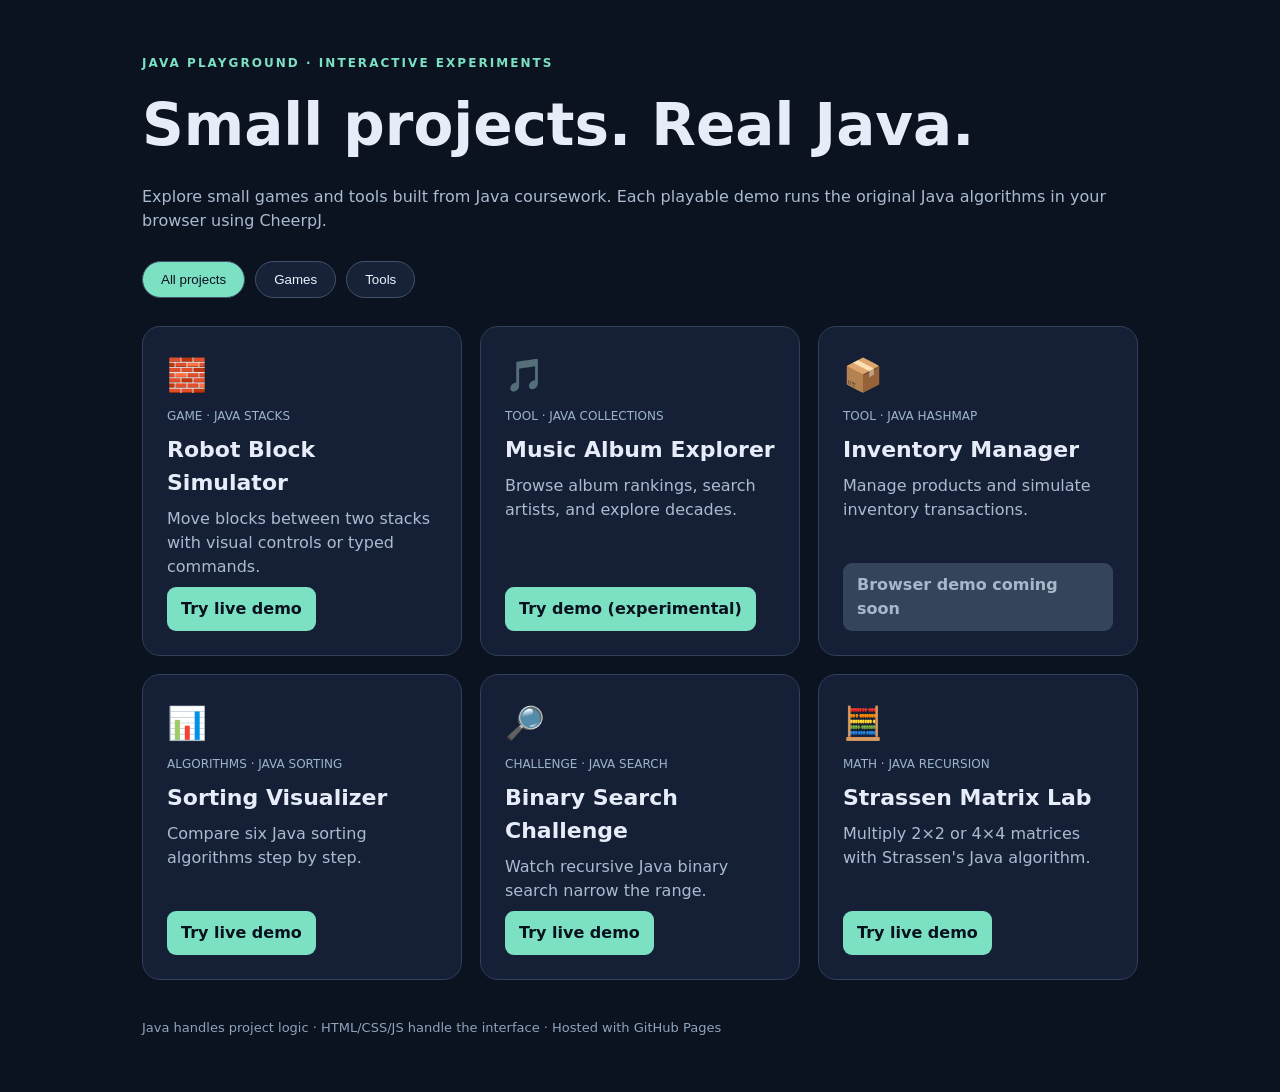
<file: docs/index.html>
<!doctype html><html lang="en"><head><meta charset="utf-8"><meta name="viewport" content="width=device-width,initial-scale=1"><title>Java Playground — Mini Projects</title><link rel="stylesheet" href="style.css"></head><body><main><div class="eyebrow">JAVA PLAYGROUND · INTERACTIVE EXPERIMENTS</div><h1>Small projects. Real Java.</h1><p>Explore small games and tools built from Java coursework. Each playable demo runs the original Java algorithms in your browser using CheerpJ.</p><div class="toolbar" role="group" aria-label="Project filter"><button class="active" data-filter="all">All projects</button><button data-filter="games">Games</button><button data-filter="tools">Tools</button></div><section class="cards" id="cards"><article class="card" data-type="games"><span class="icon">🧱</span><span class="tag">GAME · JAVA STACKS</span><h2>Robot Block Simulator</h2><p>Move blocks between two stacks with visual controls or typed commands.</p><a class="action" href="demos/robot/">Try live demo</a></article><article class="card" data-type="tools"><span class="icon">🎵</span><span class="tag">TOOL · JAVA COLLECTIONS</span><h2>Music Album Explorer</h2><p>Browse album rankings, search artists, and explore decades.</p><a class="action" href="demos/music/">Try demo (experimental)</a></article><article class="card" data-type="tools"><span class="icon">📦</span><span class="tag">TOOL · JAVA HASHMAP</span><h2>Inventory Manager</h2><p>Manage products and simulate inventory transactions.</p><span class="action disabled">Browser demo coming soon</span></article><article class="card" data-type="tools"><span class="icon">📊</span><span class="tag">ALGORITHMS · JAVA SORTING</span><h2>Sorting Visualizer</h2><p>Compare six Java sorting algorithms step by step.</p><a class="action" href="demos/sorting-visualizer/">Try live demo</a></article><article class="card" data-type="games"><span class="icon">🔎</span><span class="tag">CHALLENGE · JAVA SEARCH</span><h2>Binary Search Challenge</h2><p>Watch recursive Java binary search narrow the range.</p><a class="action" href="demos/binary-search-challenge/">Try live demo</a></article><article class="card" data-type="tools"><span class="icon">🧮</span><span class="tag">MATH · JAVA RECURSION</span><h2>Strassen Matrix Lab</h2><p>Multiply 2×2 or 4×4 matrices with Strassen's Java algorithm.</p><a class="action" href="demos/matrix-lab/">Try live demo</a></article></section><footer>Java handles project logic · HTML/CSS/JS handle the interface · Hosted with GitHub Pages</footer></main><script src="app.js"></script></body></html>
</file>
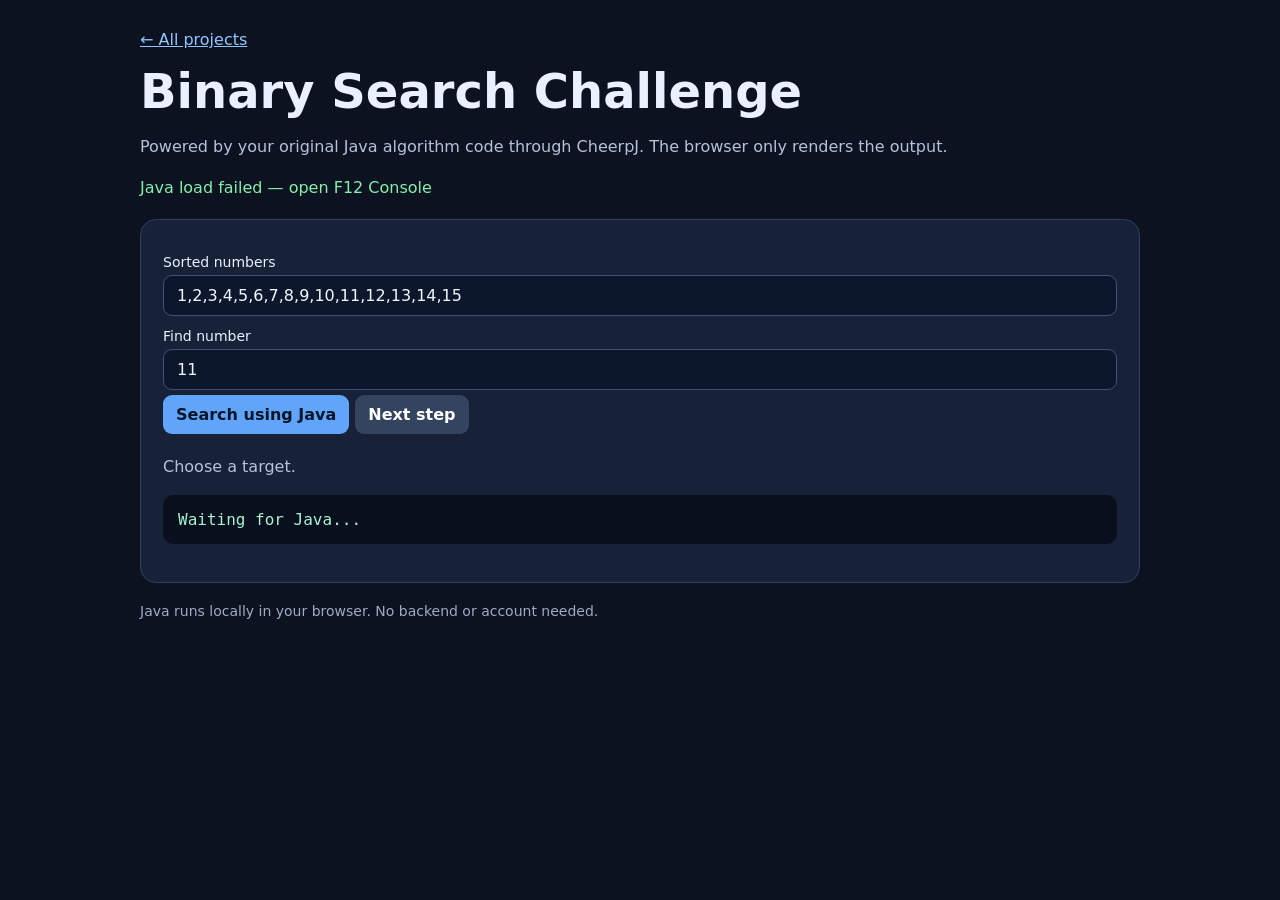
<file: docs/demos/binary-search-challenge/index.html>
<!doctype html><html lang="en"><head><meta charset="utf-8"><meta name="viewport" content="width=device-width,initial-scale=1"><title>Binary Search Challenge | Java Playground</title><link rel="stylesheet" href="style.css"><script src="https://cjrtnc.leaningtech.com/5.0/loader.js"></script></head><body><main><a href="../../index.html">← All projects</a><h1>Binary Search Challenge</h1><p>Powered by your original Java algorithm code through CheerpJ. The browser only renders the output.</p><p id="status">Loading Java runtime…</p><section class="panel"><label for="numbers">Sorted numbers</label><input id="numbers" value="1,2,3,4,5,6,7,8,9,10,11,12,13,14,15"><label for="target">Find number</label><input id="target" type="number" value="11"><button id="start">Search using Java</button><button id="next" class="secondary">Next step</button><div class="cells" id="cells"></div><p id="step">Choose a target.</p><pre id="log">Waiting for Java...</pre></section><p class="muted">Java runs locally in your browser. No backend or account needed.</p></main><script type="module" src="app.js"></script></body></html>
</file>
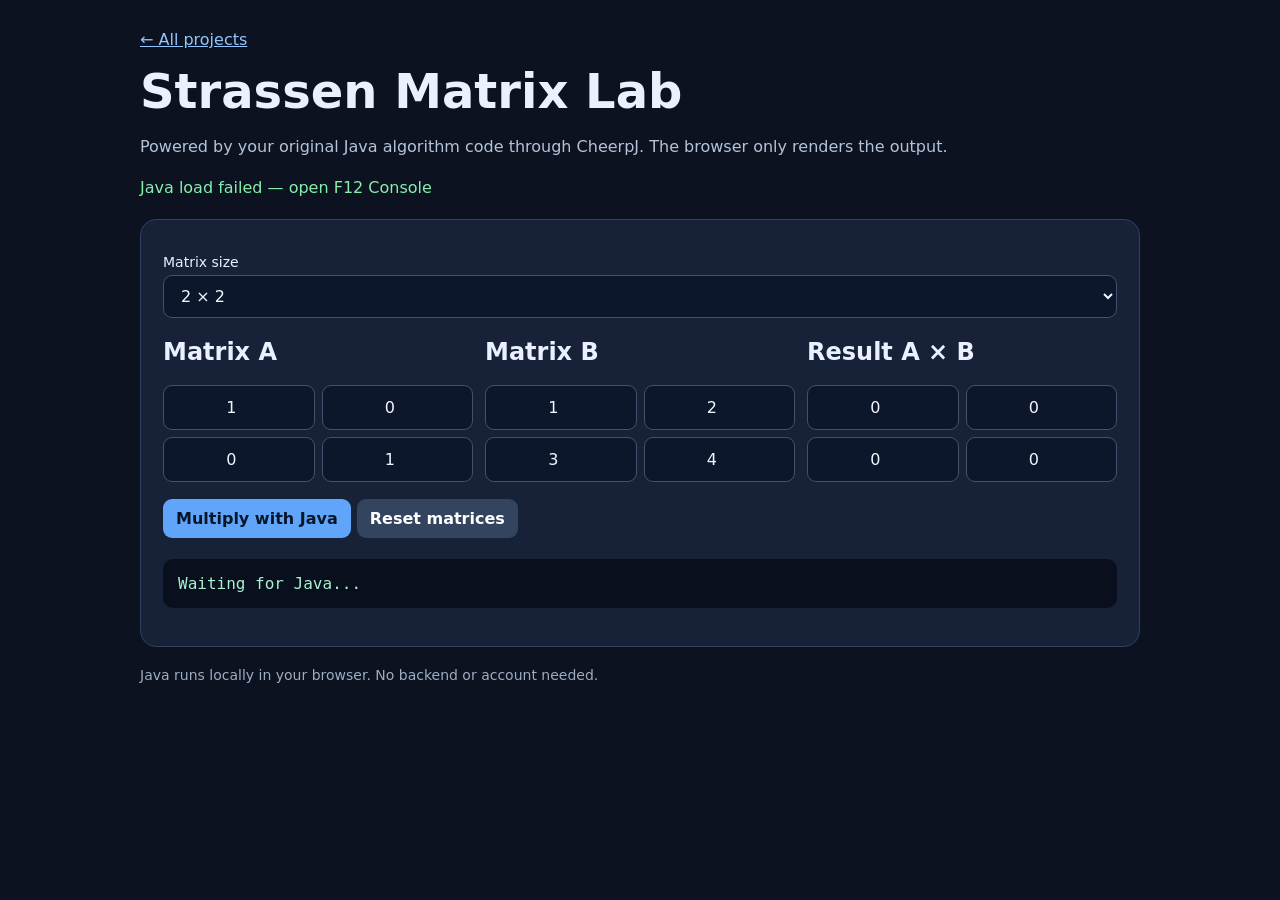
<file: docs/demos/matrix-lab/index.html>
<!doctype html><html lang="en"><head><meta charset="utf-8"><meta name="viewport" content="width=device-width,initial-scale=1"><title>Strassen Matrix Lab | Java Playground</title><link rel="stylesheet" href="style.css"><script src="https://cjrtnc.leaningtech.com/5.0/loader.js"></script></head><body><main><a href="../../index.html">← All projects</a><h1>Strassen Matrix Lab</h1><p>Powered by your original Java algorithm code through CheerpJ. The browser only renders the output.</p><p id="status">Loading Java runtime…</p><section class="panel"><label for="size">Matrix size</label><select id="size"><option value="2">2 × 2</option><option value="4">4 × 4</option></select><div class="row"><div><h2>Matrix A</h2><div id="a" class="matrix"></div></div><div><h2>Matrix B</h2><div id="b" class="matrix"></div></div><div><h2>Result A × B</h2><div id="result" class="matrix"></div></div></div><button id="multiply">Multiply with Java</button><button id="reset" class="secondary">Reset matrices</button><pre id="log">Waiting for Java...</pre></section><p class="muted">Java runs locally in your browser. No backend or account needed.</p></main><script type="module" src="app.js"></script></body></html>
</file>
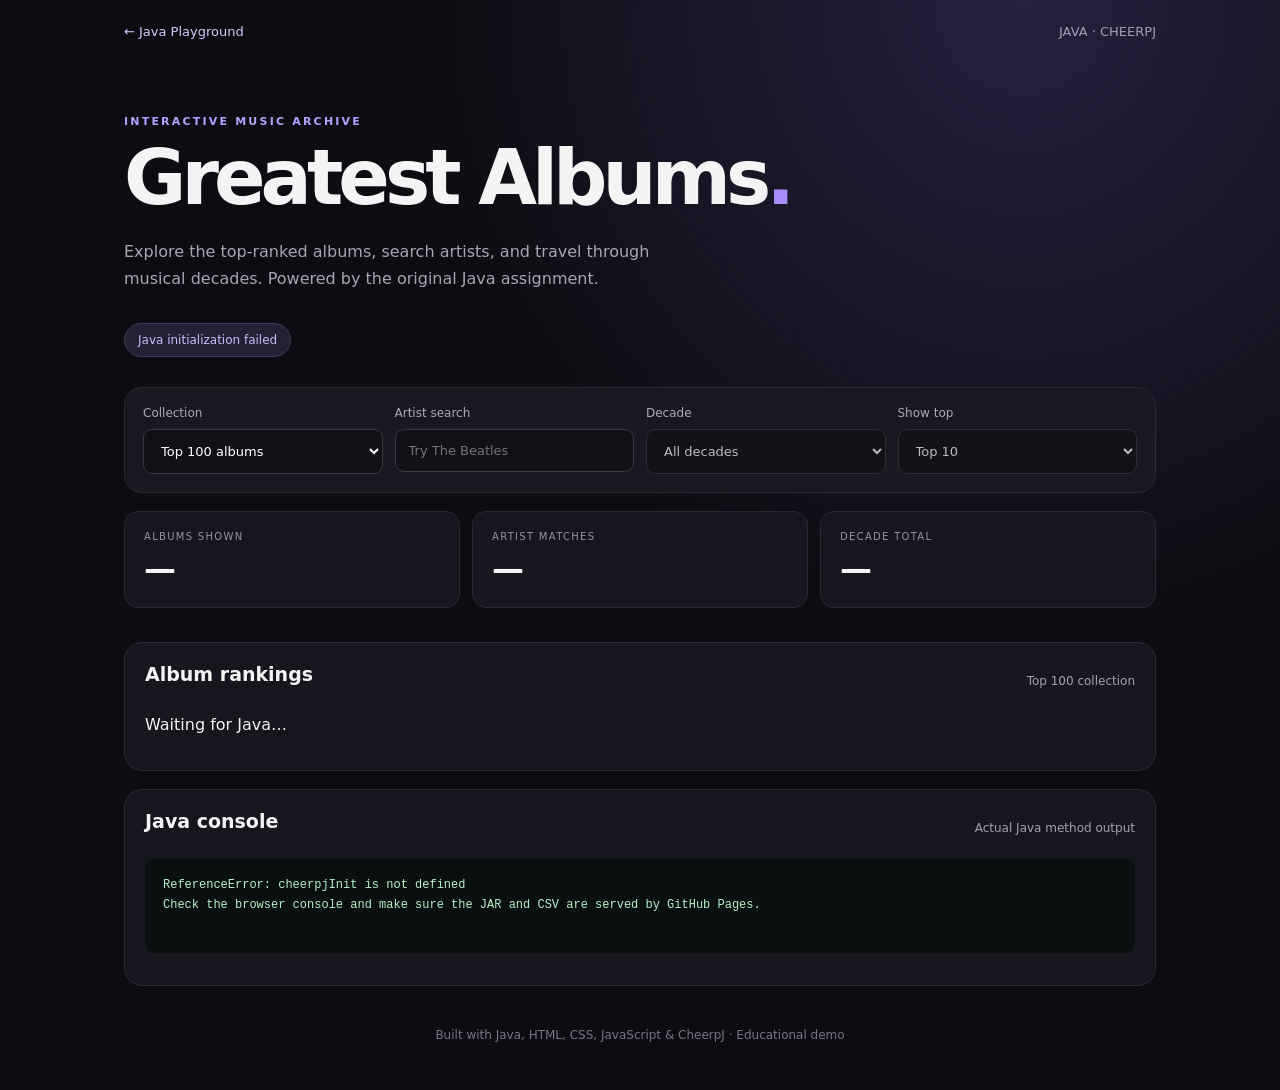
<file: docs/demos/music/index.html>
<!doctype html><html lang="en"><head><meta charset="utf-8"><meta name="viewport" content="width=device-width,initial-scale=1"><title>Music Album Explorer · Java Playground</title><link rel="stylesheet" href="style.css"><script src="https://cjrtnc.leaningtech.com/5.0/loader.js"></script></head><body><main><nav><a href="../../index.html">← Java Playground</a><span>JAVA · CHEERPJ</span></nav><header><p class="eyebrow">INTERACTIVE MUSIC ARCHIVE</p><h1>Greatest Albums<span class="accent">.</span></h1><p>Explore the top-ranked albums, search artists, and travel through musical decades. Powered by the original Java assignment.</p><div id="status" role="status">Loading Java engine…</div></header><section class="controls"><label>Collection<select id="dataset"><option value="albumlist100.csv">Top 100 albums</option><option value="albumlist10.csv">Top 10 albums</option></select></label><label>Artist search<input id="artist" placeholder="Try The Beatles" disabled></label><label>Decade<select id="decade" disabled><option value="all">All decades</option><option value="1950">1950s</option><option value="1960">1960s</option><option value="1970">1970s</option><option value="1980">1980s</option><option value="1990">1990s</option><option value="2000">2000s</option></select></label><label>Show top<select id="limit" disabled><option value="10">Top 10</option><option value="25">Top 25</option><option value="100">All albums</option></select></label></section><div class="stats"><div><small>ALBUMS SHOWN</small><strong id="shown">—</strong></div><div><small>ARTIST MATCHES</small><strong id="matches">—</strong></div><div><small>DECADE TOTAL</small><strong id="decadeCount">—</strong></div></div><section class="results"><div class="heading"><h2>Album rankings</h2><span id="datasetLabel">Top 100 collection</span></div><div id="albums" class="albums"><p>Waiting for Java…</p></div></section><section class="console"><div class="heading"><h2>Java console</h2><span>Actual Java method output</span></div><pre id="console">Initializing CheerpJ…</pre></section><footer>Built with Java, HTML, CSS, JavaScript &amp; CheerpJ · Educational demo</footer></main><script type="module" src="app.js"></script></body></html>
</file>
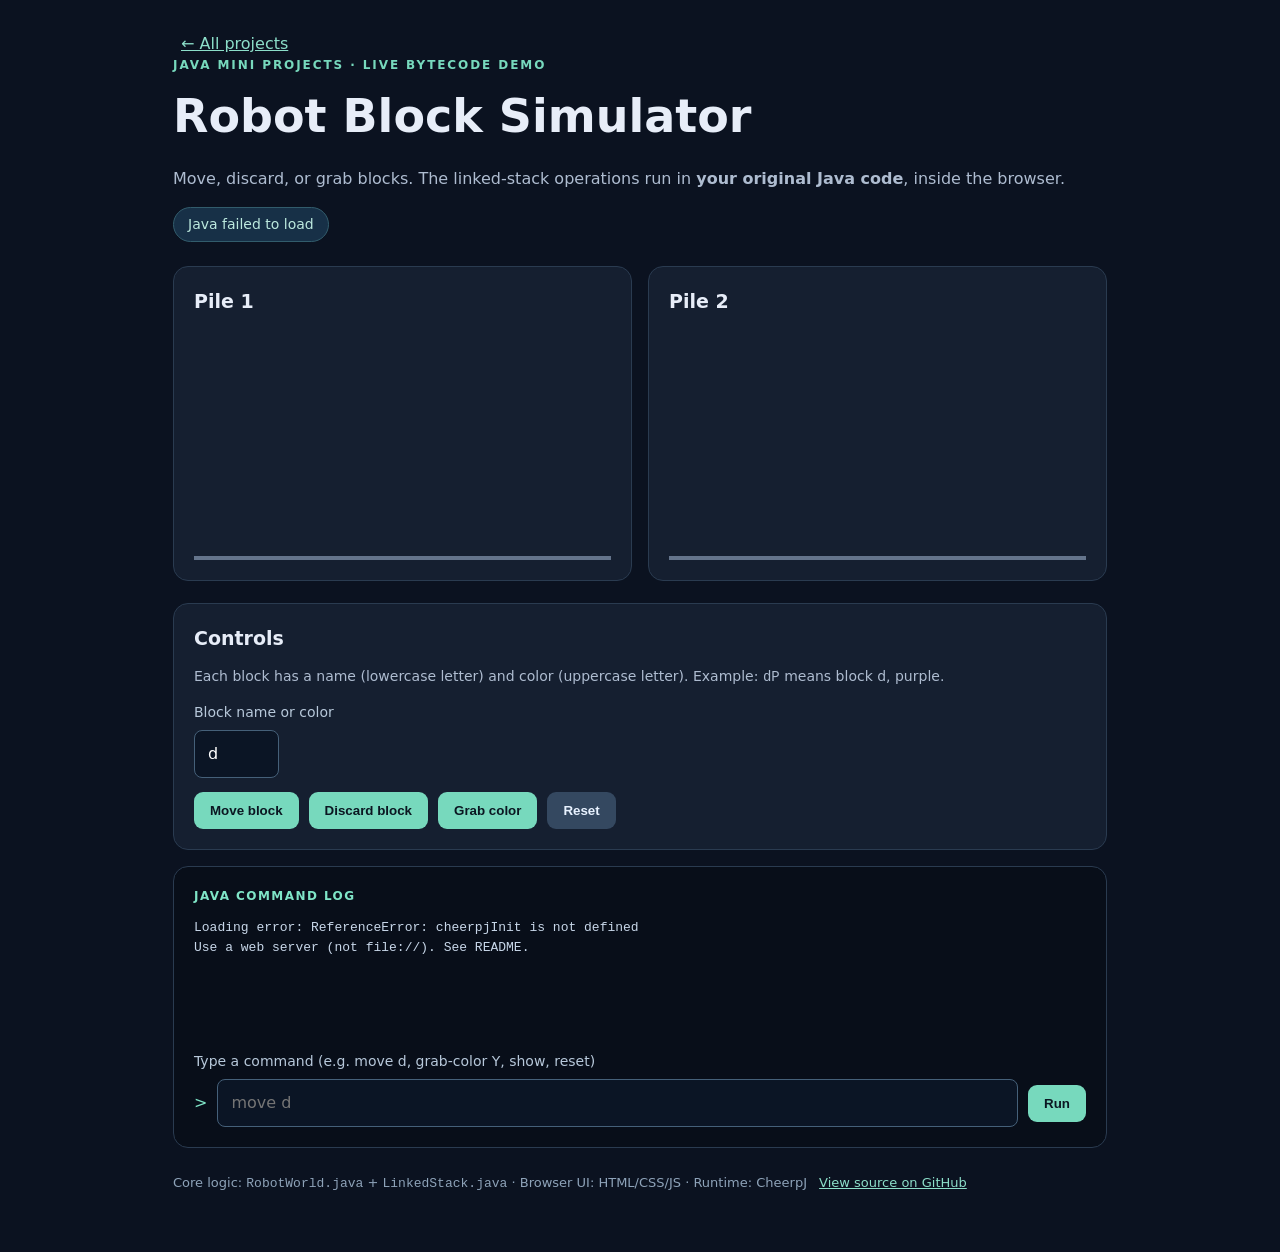
<file: docs/demos/robot/index.html>
<!doctype html>
<html lang="en"><head><meta charset="utf-8"><meta name="viewport" content="width=device-width,initial-scale=1"><title>Robot Block Simulator — Java Live Demo</title><link rel="stylesheet" href="style.css"><script src="https://cjrtnc.leaningtech.com/5.0/loader.js"></script></head>
<body><main><nav><a href="../../index.html">← All projects</a></nav><header><div class="eyebrow">JAVA MINI PROJECTS · LIVE BYTECODE DEMO</div><h1>Robot Block Simulator</h1><p>Move, discard, or grab blocks. The linked-stack operations run in <strong>your original Java code</strong>, inside the browser.</p><div id="status" role="status">Loading Java runtime…</div></header>
<section class="stage"><div class="pile"><h2>Pile 1</h2><div id="pile1" class="blocks" aria-live="polite"></div></div><div class="pile"><h2>Pile 2</h2><div id="pile2" class="blocks" aria-live="polite"></div></div></section>
<section class="controls"><h2>Controls</h2><p class="hint">Each block has a name (lowercase letter) and color (uppercase letter). Example: <code>dP</code> means block d, purple.</p><label for="argument">Block name or color</label><input id="argument" maxlength="1" value="d" autocomplete="off"><div class="buttons"><button data-command="move">Move block</button><button data-command="discard">Discard block</button><button data-command="grab-color">Grab color</button><button id="reset" class="secondary">Reset</button></div></section>
<section class="terminal"><div class="terminal-title">JAVA COMMAND LOG</div><pre id="log" aria-live="polite">Starting Java runtime…</pre><form id="command-form"><label for="command">Type a command (e.g. move d, grab-color Y, show, reset)</label><div class="command-line"><span>&gt;</span><input id="command" placeholder="move d" autocomplete="off"><button type="submit">Run</button></div></form></section>
<footer>Core logic: <code>RobotWorld.java</code> + <code>LinkedStack.java</code> · Browser UI: HTML/CSS/JS · Runtime: CheerpJ <a href="https://github.com/RNKCD/java-playground">View source on GitHub</a></footer></main><script type="module" src="app.js"></script></body></html>
</file>
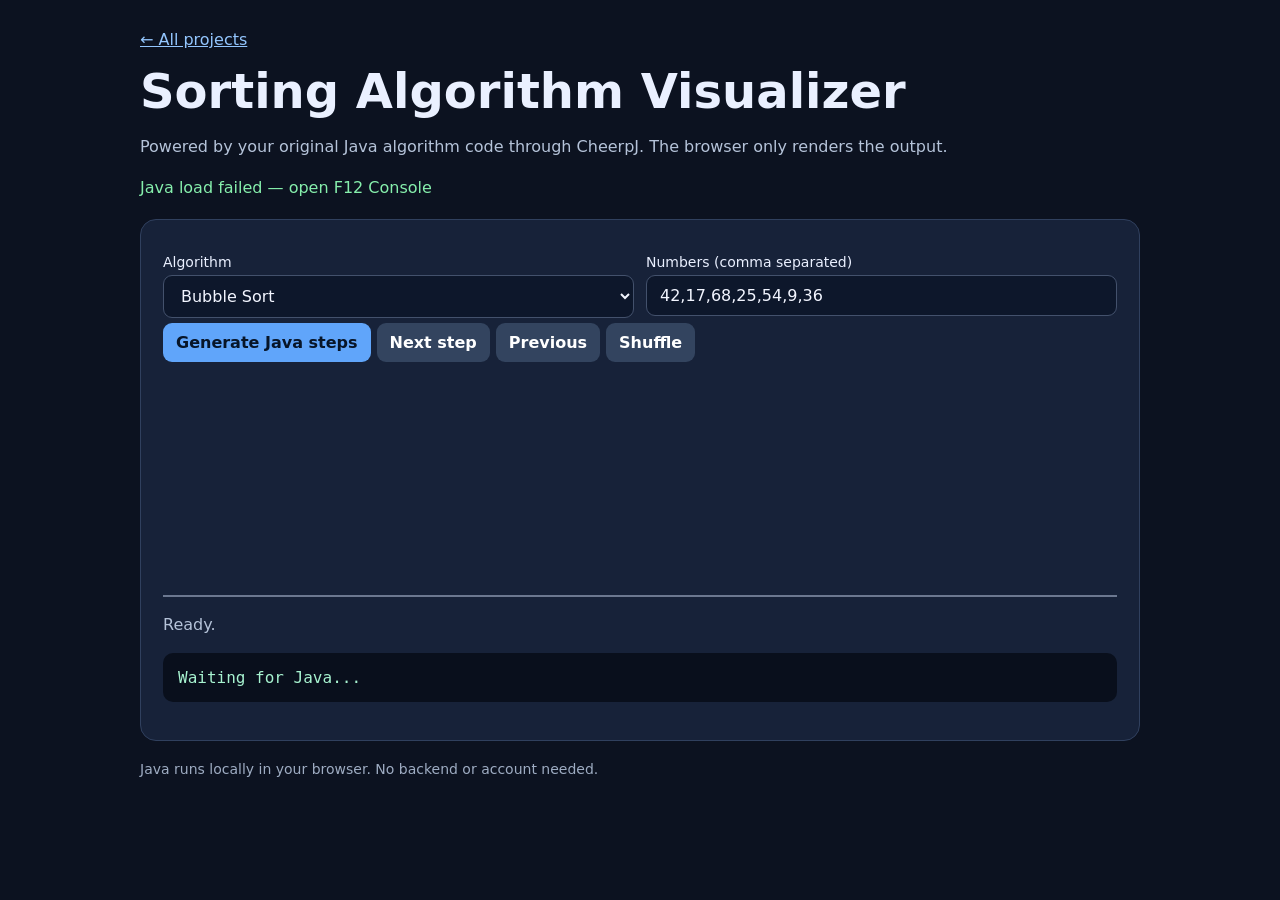
<file: docs/demos/sorting-visualizer/index.html>
<!doctype html><html lang="en"><head><meta charset="utf-8"><meta name="viewport" content="width=device-width,initial-scale=1"><title>Sorting Algorithm Visualizer | Java Playground</title><link rel="stylesheet" href="style.css"><script src="https://cjrtnc.leaningtech.com/5.0/loader.js"></script></head><body><main><a href="../../index.html">← All projects</a><h1>Sorting Algorithm Visualizer</h1><p>Powered by your original Java algorithm code through CheerpJ. The browser only renders the output.</p><p id="status">Loading Java runtime…</p><section class="panel"><div class="row"><div><label for="algo">Algorithm</label><select id="algo"><option value="bubble">Bubble Sort</option><option value="selection">Selection Sort</option><option value="insertion">Insertion Sort</option><option value="exchange">Exchange Sort</option><option value="merge">Merge Sort</option><option value="quick">Quick Sort</option></select></div><div><label for="numbers">Numbers (comma separated)</label><input id="numbers" value="42,17,68,25,54,9,36"></div></div><button id="start">Generate Java steps</button><button id="next" class="secondary">Next step</button><button id="prev" class="secondary">Previous</button><button id="random" class="secondary">Shuffle</button><div class="bars" id="bars"></div><p id="step">Ready.</p><pre id="log">Waiting for Java...</pre></section><p class="muted">Java runs locally in your browser. No backend or account needed.</p></main><script type="module" src="app.js"></script></body></html>
</file>
<file: docs/style.css>
*{box-sizing:border-box}body{margin:0;background:#0b1220;color:#e7edf8;font:16px/1.5 system-ui,sans-serif}main{max-width:1040px;margin:auto;padding:54px 22px}h1{font-size:clamp(34px,6vw,58px);margin:10px 0}p{color:#aabbd0}.eyebrow{color:#7ce0c2;font-size:12px;letter-spacing:.17em;font-weight:800}.toolbar{display:flex;gap:10px;flex-wrap:wrap;margin:28px 0}.toolbar button{border:1px solid #41516b;background:#172238;color:#eaf3ff;border-radius:30px;padding:10px 18px;cursor:pointer}.toolbar button.active{background:#7ce0c2;color:#0b1220}.cards{display:grid;grid-template-columns:repeat(auto-fit,minmax(245px,1fr));gap:18px}.card{background:#152036;border:1px solid #2e405b;border-radius:18px;padding:24px;display:flex;flex-direction:column;gap:8px;min-height:255px}.card h2{margin:0;font-size:22px}.card p{margin:0;flex:1}.icon{font-size:32px}.tag{font-size:12px;color:#9cb3cc}.action{display:inline-block;padding:10px 14px;background:#7ce0c2;color:#08111d;border-radius:9px;text-decoration:none;font-weight:750;align-self:flex-start}.disabled{background:#34445b;color:#a8b8ca;cursor:default}footer{margin-top:38px;color:#90a3bd;font-size:13px}a{color:#7ce0c2}
</file>
<file: docs/demos/binary-search-challenge/style.css>
*{box-sizing:border-box}body{margin:0;background:#0c1220;color:#eaf0ff;font:16px system-ui,sans-serif}main{max-width:1040px;margin:auto;padding:30px 20px}a{color:#93c5fd}h1{font-size:clamp(30px,5vw,48px);margin:14px 0}p{color:#b5c3d9;line-height:1.55}.panel{background:#172239;border:1px solid #30405e;border-radius:16px;padding:22px;margin:18px 0}label{display:block;font-size:14px;margin:12px 0 5px}input,select,button,textarea{font:inherit;border-radius:9px;padding:10px 13px}input,select,textarea{background:#0d172b;color:#f2f5ff;border:1px solid #43516c;max-width:100%;width:100%}button{border:0;background:#60a5fa;color:#071528;font-weight:700;cursor:pointer;margin:5px 6px 5px 0}button:disabled{opacity:.5;cursor:wait}.secondary{background:#33445f;color:white}.row{display:flex;gap:12px;flex-wrap:wrap}.row>*{flex:1;min-width:180px}.bars{display:flex;align-items:end;gap:7px;height:230px;padding:12px 4px 0;border-bottom:2px solid #6c7890}.bar{flex:1;min-width:0;background:#64748b;border-radius:5px 5px 0 0;display:flex;justify-content:center;align-items:start;padding-top:5px;color:white;font-size:12px}.bar.active{background:#f59e0b}.bar.done{background:#22c55e}pre{white-space:pre-wrap;overflow-wrap:anywhere;background:#090f1c;border-radius:10px;padding:15px;color:#a7f3d0;max-height:240px;overflow:auto}.cells{display:flex;gap:5px;flex-wrap:wrap}.cell{padding:14px 8px;background:#334155;min-width:45px;text-align:center;border-radius:7px}.cell.mid{background:#f59e0b;color:#171717}.cell.out{opacity:.25}.matrix{display:grid;gap:7px;margin:12px 0}.matrix input{text-align:center;padding:12px 4px}.muted{color:#9eacc2;font-size:14px}#status{color:#86efac}
</file>
<file: docs/demos/matrix-lab/style.css>
*{box-sizing:border-box}body{margin:0;background:#0c1220;color:#eaf0ff;font:16px system-ui,sans-serif}main{max-width:1040px;margin:auto;padding:30px 20px}a{color:#93c5fd}h1{font-size:clamp(30px,5vw,48px);margin:14px 0}p{color:#b5c3d9;line-height:1.55}.panel{background:#172239;border:1px solid #30405e;border-radius:16px;padding:22px;margin:18px 0}label{display:block;font-size:14px;margin:12px 0 5px}input,select,button,textarea{font:inherit;border-radius:9px;padding:10px 13px}input,select,textarea{background:#0d172b;color:#f2f5ff;border:1px solid #43516c;max-width:100%;width:100%}button{border:0;background:#60a5fa;color:#071528;font-weight:700;cursor:pointer;margin:5px 6px 5px 0}button:disabled{opacity:.5;cursor:wait}.secondary{background:#33445f;color:white}.row{display:flex;gap:12px;flex-wrap:wrap}.row>*{flex:1;min-width:180px}.bars{display:flex;align-items:end;gap:7px;height:230px;padding:12px 4px 0;border-bottom:2px solid #6c7890}.bar{flex:1;min-width:0;background:#64748b;border-radius:5px 5px 0 0;display:flex;justify-content:center;align-items:start;padding-top:5px;color:white;font-size:12px}.bar.active{background:#f59e0b}.bar.done{background:#22c55e}pre{white-space:pre-wrap;overflow-wrap:anywhere;background:#090f1c;border-radius:10px;padding:15px;color:#a7f3d0;max-height:240px;overflow:auto}.cells{display:flex;gap:5px;flex-wrap:wrap}.cell{padding:14px 8px;background:#334155;min-width:45px;text-align:center;border-radius:7px}.cell.mid{background:#f59e0b;color:#171717}.cell.out{opacity:.25}.matrix{display:grid;gap:7px;margin:12px 0}.matrix input{text-align:center;padding:12px 4px}.muted{color:#9eacc2;font-size:14px}#status{color:#86efac}
</file>
<file: docs/demos/music/style.css>
:root{font-family:Inter,ui-sans-serif,system-ui,Arial;color:#f4f4f5;background:#0c0d12}*{box-sizing:border-box}body{margin:0;background:radial-gradient(ellipse at 80% 0,#27203e 0,transparent 42%),#0c0d12}main{max-width:1080px;margin:auto;padding:24px}nav{display:flex;justify-content:space-between;align-items:center;font-size:13px;color:#9ca3af}nav a{color:#d6c7ff;text-decoration:none}header{padding:65px 0 30px;max-width:730px}.eyebrow{letter-spacing:.2em;font-size:11px;font-weight:800;color:#b7a0ff}h1{font-size:clamp(44px,7vw,76px);line-height:1;letter-spacing:-.065em;margin:12px 0 22px}.accent{color:#a78bfa}header>p:not(.eyebrow){color:#a6a6b5;line-height:1.7;max-width:580px}#status{display:inline-block;background:#242134;color:#cabdff;border:1px solid #413758;padding:9px 13px;border-radius:30px;font-size:12px;margin-top:15px}.controls{display:grid;grid-template-columns:repeat(4,minmax(0,1fr));gap:12px;background:#171820;padding:18px;border:1px solid #2a2a37;border-radius:18px}label{font-size:12px;color:#aaaabb;display:flex;flex-direction:column;gap:9px}select,input{background:#101116;color:#fff;border:1px solid #363646;border-radius:9px;padding:13px;width:100%;font:inherit;font-size:13px}select:focus,input:focus{outline:2px solid #a78bfa}.stats{display:grid;grid-template-columns:repeat(3,1fr);gap:12px;margin:18px 0 34px}.stats>div{background:#15161e;border:1px solid #282935;border-radius:14px;padding:19px}.stats small{color:#9393a5;display:block;font-size:10px;letter-spacing:.13em}.stats strong{display:block;font-size:32px;margin-top:8px}.results,.console{background:#15161e;border:1px solid #2a2a36;border-radius:18px;padding:20px;margin:18px 0}.heading{display:flex;align-items:center;justify-content:space-between;gap:12px}.heading h2{font-size:19px;margin:0 0 14px}.heading span{font-size:12px;color:#a4a3b3}.album{display:grid;grid-template-columns:45px 1fr auto;gap:15px;align-items:center;padding:15px 8px;border-top:1px solid #2a2a36}.rank{color:#b8a2ff;font-weight:800;font-variant-numeric:tabular-nums}.album strong{font-size:14px}.album p{font-size:12px;color:#a7a7b4;margin:5px 0 0}.year{font-size:12px;color:#9d9baa;background:#22232d;border-radius:6px;padding:7px 9px}pre{white-space:pre-wrap;overflow-wrap:anywhere;color:#b6f0c8;background:#0a1010;padding:18px;border-radius:10px;line-height:1.6;min-height:95px;font-size:12px}footer{font-size:12px;color:#757586;text-align:center;padding:24px}@media(max-width:700px){.controls{grid-template-columns:repeat(2,1fr)}header{padding-top:40px}.stats strong{font-size:25px}}@media(max-width:420px){.controls{grid-template-columns:1fr}.stats{gap:6px}.stats>div{padding:12px}.stats small{font-size:9px}.stats strong{font-size:22px}}
</file>
<file: docs/demos/robot/style.css>
*{box-sizing:border-box}body{margin:0;background:#0b1220;color:#e7edf8;font:16px/1.5 system-ui,Arial,sans-serif}main{max-width:970px;margin:auto;padding:32px 18px 60px}header{margin-bottom:24px}.eyebrow{color:#77d9bd;letter-spacing:.16em;font-size:12px;font-weight:800}h1{font-size:clamp(28px,5vw,46px);margin:8px 0}h2{font-size:19px;margin:0 0 14px}p{color:#aebcd0}#status{display:inline-block;background:#173047;border:1px solid #325c6c;border-radius:30px;padding:6px 14px;color:#bce9de;font-size:14px}.stage{display:grid;grid-template-columns:1fr 1fr;gap:16px;margin:22px 0}.pile,.controls,.terminal{background:#151f30;border:1px solid #2a3b50;border-radius:15px;padding:20px}.blocks{min-height:230px;display:flex;flex-direction:column;align-items:center;justify-content:flex-end;gap:7px;border-bottom:4px solid #64748b;padding:12px}.block{border-radius:9px;width:110px;padding:12px 4px;text-align:center;font-weight:800;color:#0b1220;box-shadow:0 4px 0 #0003}.empty{color:#71849d}.controls{margin-bottom:16px}.hint{margin-top:0;font-size:14px}label{display:block;font-size:14px;margin:12px 0 7px;color:#b7c8da}input{background:#0b1525;border:1px solid #456079;color:white;padding:11px 13px;border-radius:8px;font:inherit;max-width:100%}#argument{width:85px}.buttons{display:flex;flex-wrap:wrap;gap:10px;margin-top:14px}button{border:0;border-radius:9px;padding:11px 16px;background:#77d9bd;color:#0b1722;font-weight:750;cursor:pointer}button:hover{filter:brightness(1.12)}button:disabled{opacity:.4;cursor:wait}.secondary{background:#344860;color:#e8f2ff}.terminal{background:#080e19}.terminal-title{font-size:12px;color:#7fe5c7;letter-spacing:.12em;font-weight:800}pre{white-space:pre-wrap;overflow-wrap:anywhere;color:#c8d7e9;min-height:120px;max-height:260px;overflow:auto;font-size:13px}.command-line{display:flex;align-items:center;gap:10px}.command-line input{flex:1;min-width:0}.command-line span{color:#7fe5c7}footer{margin-top:25px;color:#8ea3b9;font-size:13px}a{color:#8cdec9;margin-left:8px}@media(max-width:550px){.pile,.controls,.terminal{padding:14px}.block{width:90px}.blocks{min-height:210px}.buttons button{flex:1}}
</file>
<file: docs/demos/sorting-visualizer/style.css>
*{box-sizing:border-box}body{margin:0;background:#0c1220;color:#eaf0ff;font:16px system-ui,sans-serif}main{max-width:1040px;margin:auto;padding:30px 20px}a{color:#93c5fd}h1{font-size:clamp(30px,5vw,48px);margin:14px 0}p{color:#b5c3d9;line-height:1.55}.panel{background:#172239;border:1px solid #30405e;border-radius:16px;padding:22px;margin:18px 0}label{display:block;font-size:14px;margin:12px 0 5px}input,select,button,textarea{font:inherit;border-radius:9px;padding:10px 13px}input,select,textarea{background:#0d172b;color:#f2f5ff;border:1px solid #43516c;max-width:100%;width:100%}button{border:0;background:#60a5fa;color:#071528;font-weight:700;cursor:pointer;margin:5px 6px 5px 0}button:disabled{opacity:.5;cursor:wait}.secondary{background:#33445f;color:white}.row{display:flex;gap:12px;flex-wrap:wrap}.row>*{flex:1;min-width:180px}.bars{display:flex;align-items:end;gap:7px;height:230px;padding:12px 4px 0;border-bottom:2px solid #6c7890}.bar{flex:1;min-width:0;background:#64748b;border-radius:5px 5px 0 0;display:flex;justify-content:center;align-items:start;padding-top:5px;color:white;font-size:12px}.bar.active{background:#f59e0b}.bar.done{background:#22c55e}pre{white-space:pre-wrap;overflow-wrap:anywhere;background:#090f1c;border-radius:10px;padding:15px;color:#a7f3d0;max-height:240px;overflow:auto}.cells{display:flex;gap:5px;flex-wrap:wrap}.cell{padding:14px 8px;background:#334155;min-width:45px;text-align:center;border-radius:7px}.cell.mid{background:#f59e0b;color:#171717}.cell.out{opacity:.25}.matrix{display:grid;gap:7px;margin:12px 0}.matrix input{text-align:center;padding:12px 4px}.muted{color:#9eacc2;font-size:14px}#status{color:#86efac}
</file>
